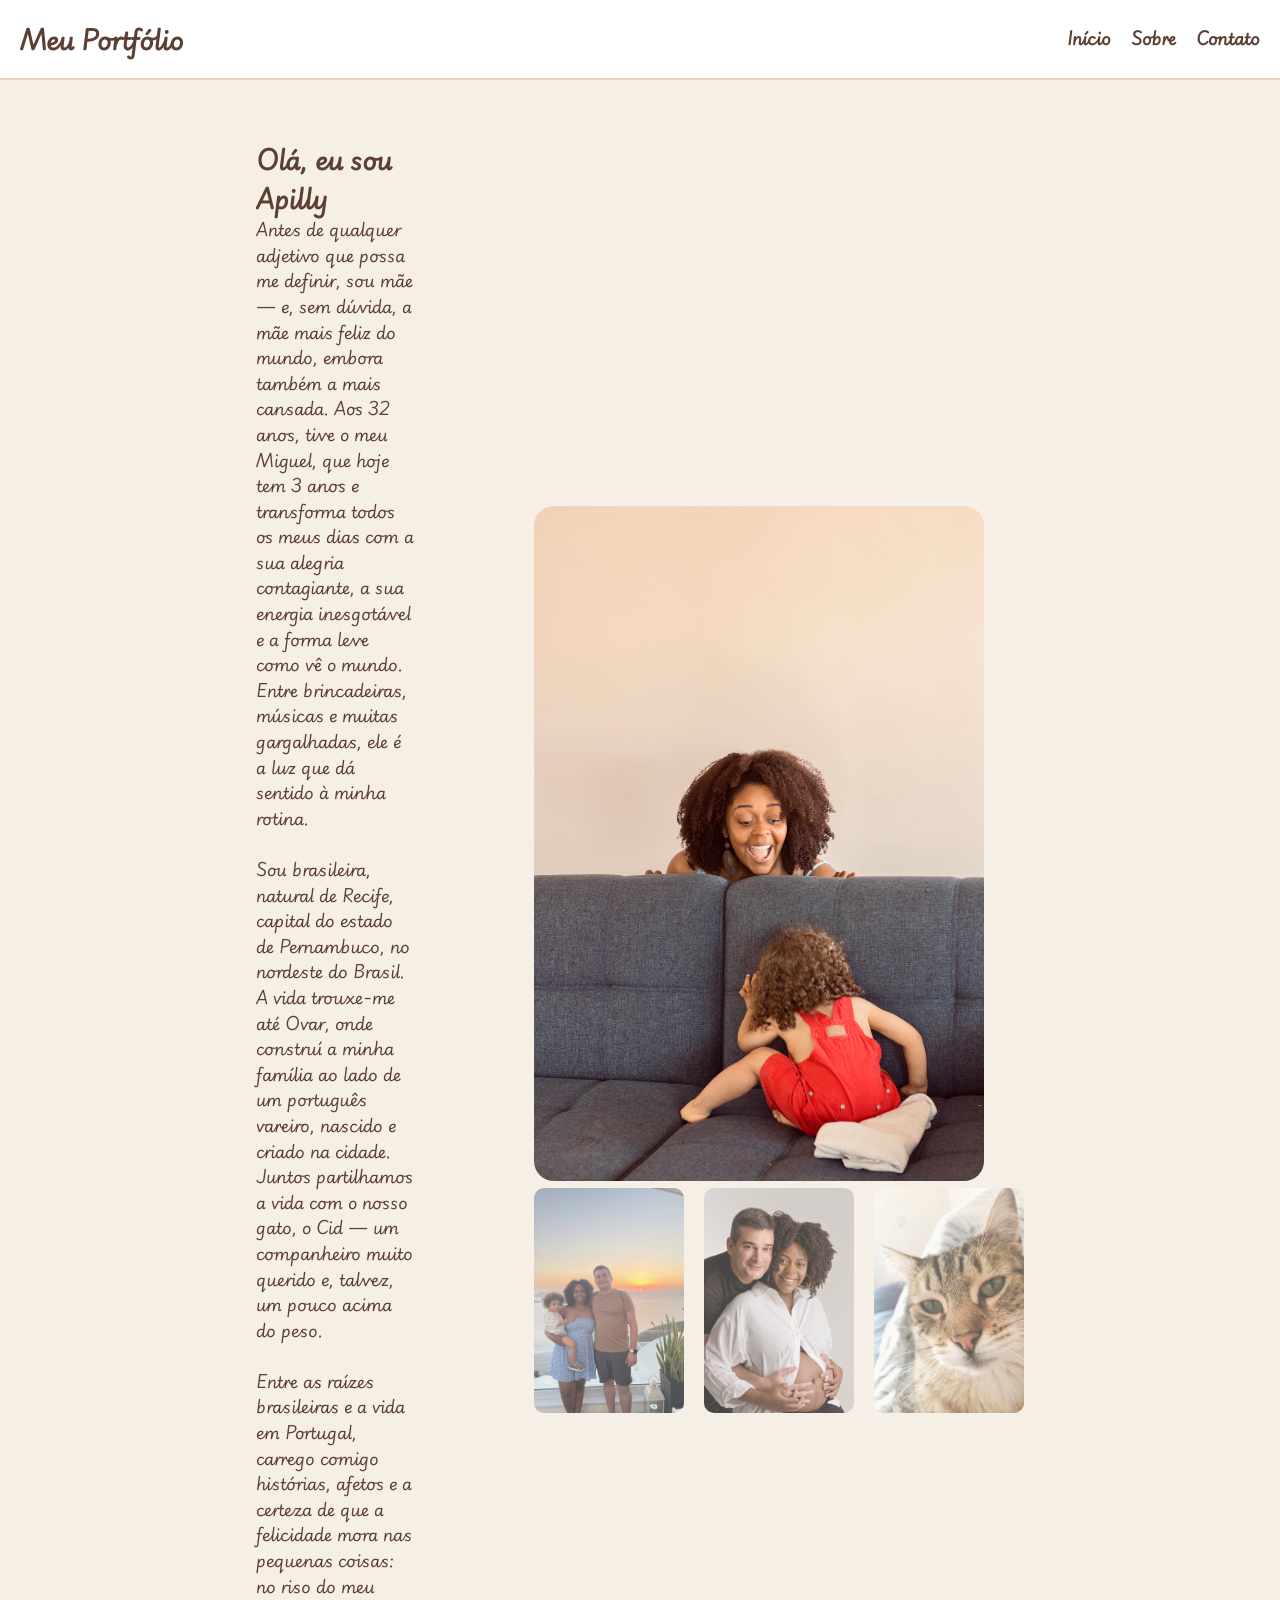
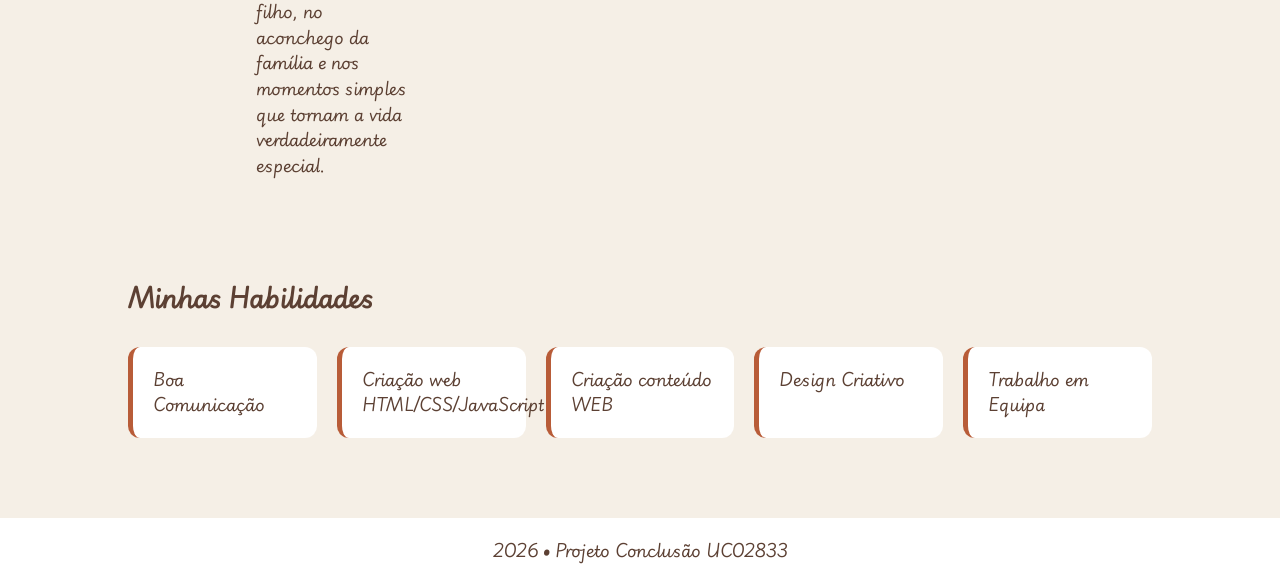
<file: index.html>
<!DOCTYPE html>
<html lang="en">
<head>
    <meta charset="UTF-8">
    <meta name="viewport" content="width=device-width, initial-scale=1.0">
    <title>Apilly Ribeiro - Sou eu!</title>
    <link rel="stylesheet" href="style.css">

</head>

<body>

    <header>
        <nav>
            <h1>Meu Portfólio</h1>

            <ul>
                <li><a href="index.html">Início</a></li>
                <li><a href="sobre.html">Sobre</a></li>
                <li><a href="contato.html">Contato</a></li>
            </ul>
        </nav>
    </header>
    <main>

        <section class="hero">
            <div class="hero-content">
                <h2>Olá, eu sou Apilly</h2>

                <p>
                Antes de qualquer adjetivo que possa me definir, sou mãe — e, sem dúvida, 
                a mãe mais feliz do mundo, embora também a mais cansada. 
                Aos 32 anos, tive o meu Miguel, que hoje tem 3 anos e transforma todos os 
                meus dias com a sua alegria contagiante, a sua energia inesgotável e a 
                forma leve como vê o mundo. Entre brincadeiras, músicas e muitas gargalhadas, 
                ele é a luz que dá sentido à minha rotina.
                <br>
                <br>
                Sou brasileira, natural de Recife, capital do estado de Pernambuco, 
                no nordeste do Brasil. A vida trouxe-me até Ovar, onde construí a minha família 
                ao lado de um português vareiro, nascido e criado na cidade. Juntos partilhamos 
                a vida com o nosso gato, o Cid — um companheiro muito querido e, talvez, um pouco acima do peso.
                <br>
                <br>
                Entre as raízes brasileiras e a vida em Portugal, carrego comigo histórias, 
                afetos e a certeza de que a felicidade mora nas pequenas coisas: no riso do meu 
                filho, no aconchego da família e nos momentos simples que tornam a vida 
                verdadeiramente especial.
                </p>
            </div>
<br>
            <div class="galeria secudaria">
            <img src="IMG_0094.jpg" alt="Foto Apilly e Miguel em 2024">

            <div class="galeria-secundaria">
            <img src="foto5.jpg" alt="1">
            <img src="foto6.jpg" alt="2">
            <img src="foto7.jpg" alt="3">
    </div>


        </section>






        <section class="skills">
            <h2>Minhas Habilidades</h2>

            <div id="lista-habilidades"></div>
        </section>

    </main>

    <footer>
        <p>2026 • Projeto Conclusão UC02833</p>
    </footer>

    <script src="script.js"></script>

</body>
</html>
</file>
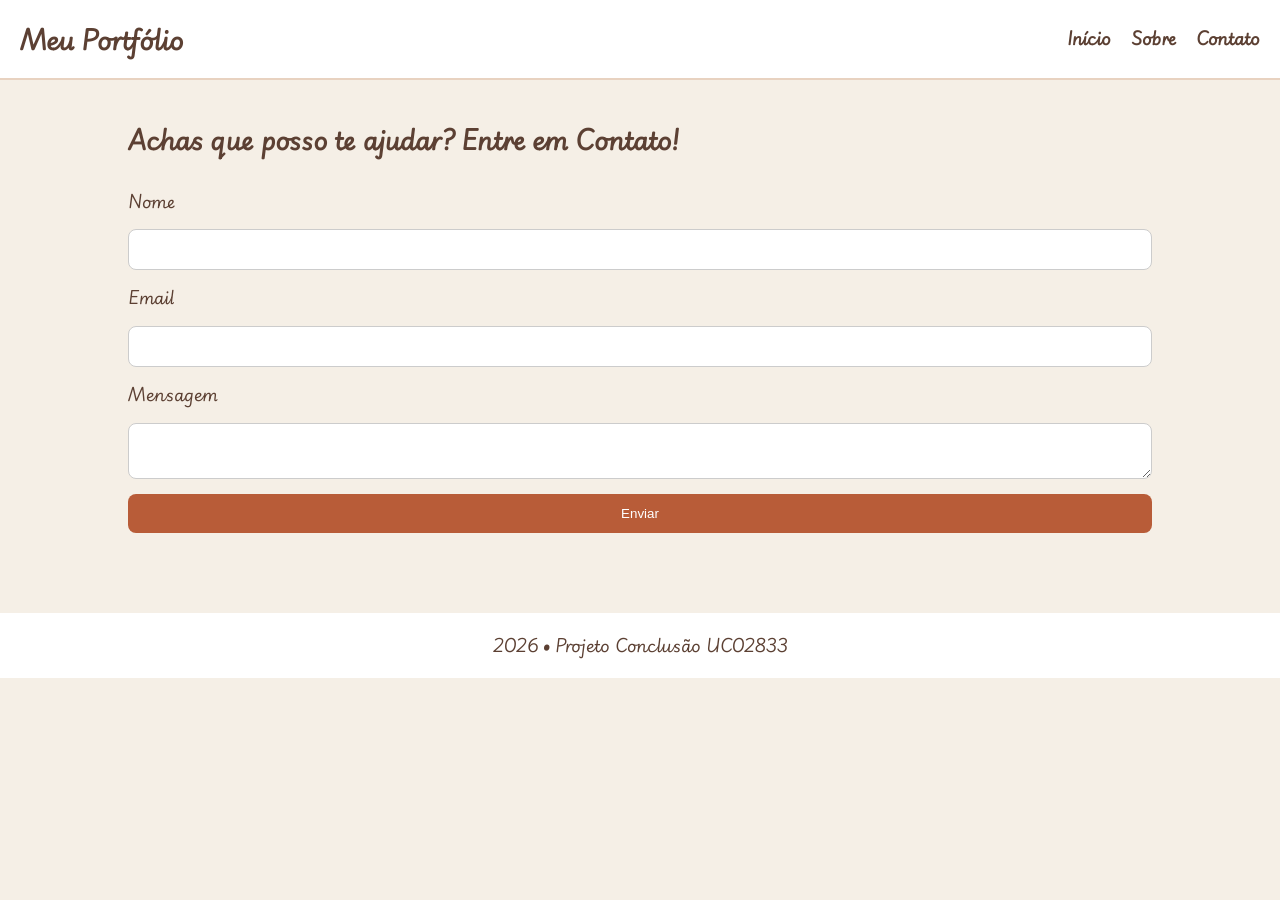
<file: contato.html>
<!DOCTYPE html>
<html lang="pt">
<head>
    <meta charset="UTF-8">
    <meta name="viewport" content="width=device-width, initial-scale=1.0">
    <title>Contato</title>

    <link rel="stylesheet" href="style.css">
</head>

<body>

<header>
    <nav>
        <h1>Meu Portfólio</h1>

        <ul>
            <li><a href="index.html">Início</a></li>
            <li><a href="sobre.html">Sobre</a></li>
            <li><a href="contato.html">Contato</a></li>
        </ul>
    </nav>
</header>

<main>

<section class="pagina">

    <h2>Achas que posso te ajudar? Entre em Contato!</h2>

    <form>

        <label for="nome">Nome</label>
        <input
            type="text"
            id="nome"
            required
            minlength="3"
        >

        <label for="email">Email</label>
        <input
            type="email"
            id="email"
            required
        >

        <label for="mensagem">Mensagem</label>

        <textarea
            id="mensagem"
            required
            minlength="10"
        ></textarea>

        <button type="submit">
            Enviar
        </button>

    </form>

</section>

</main>

<footer>
    <p>2026 • Projeto Conclusão UC02833</p>
</footer>

</body>
</html>
</file>
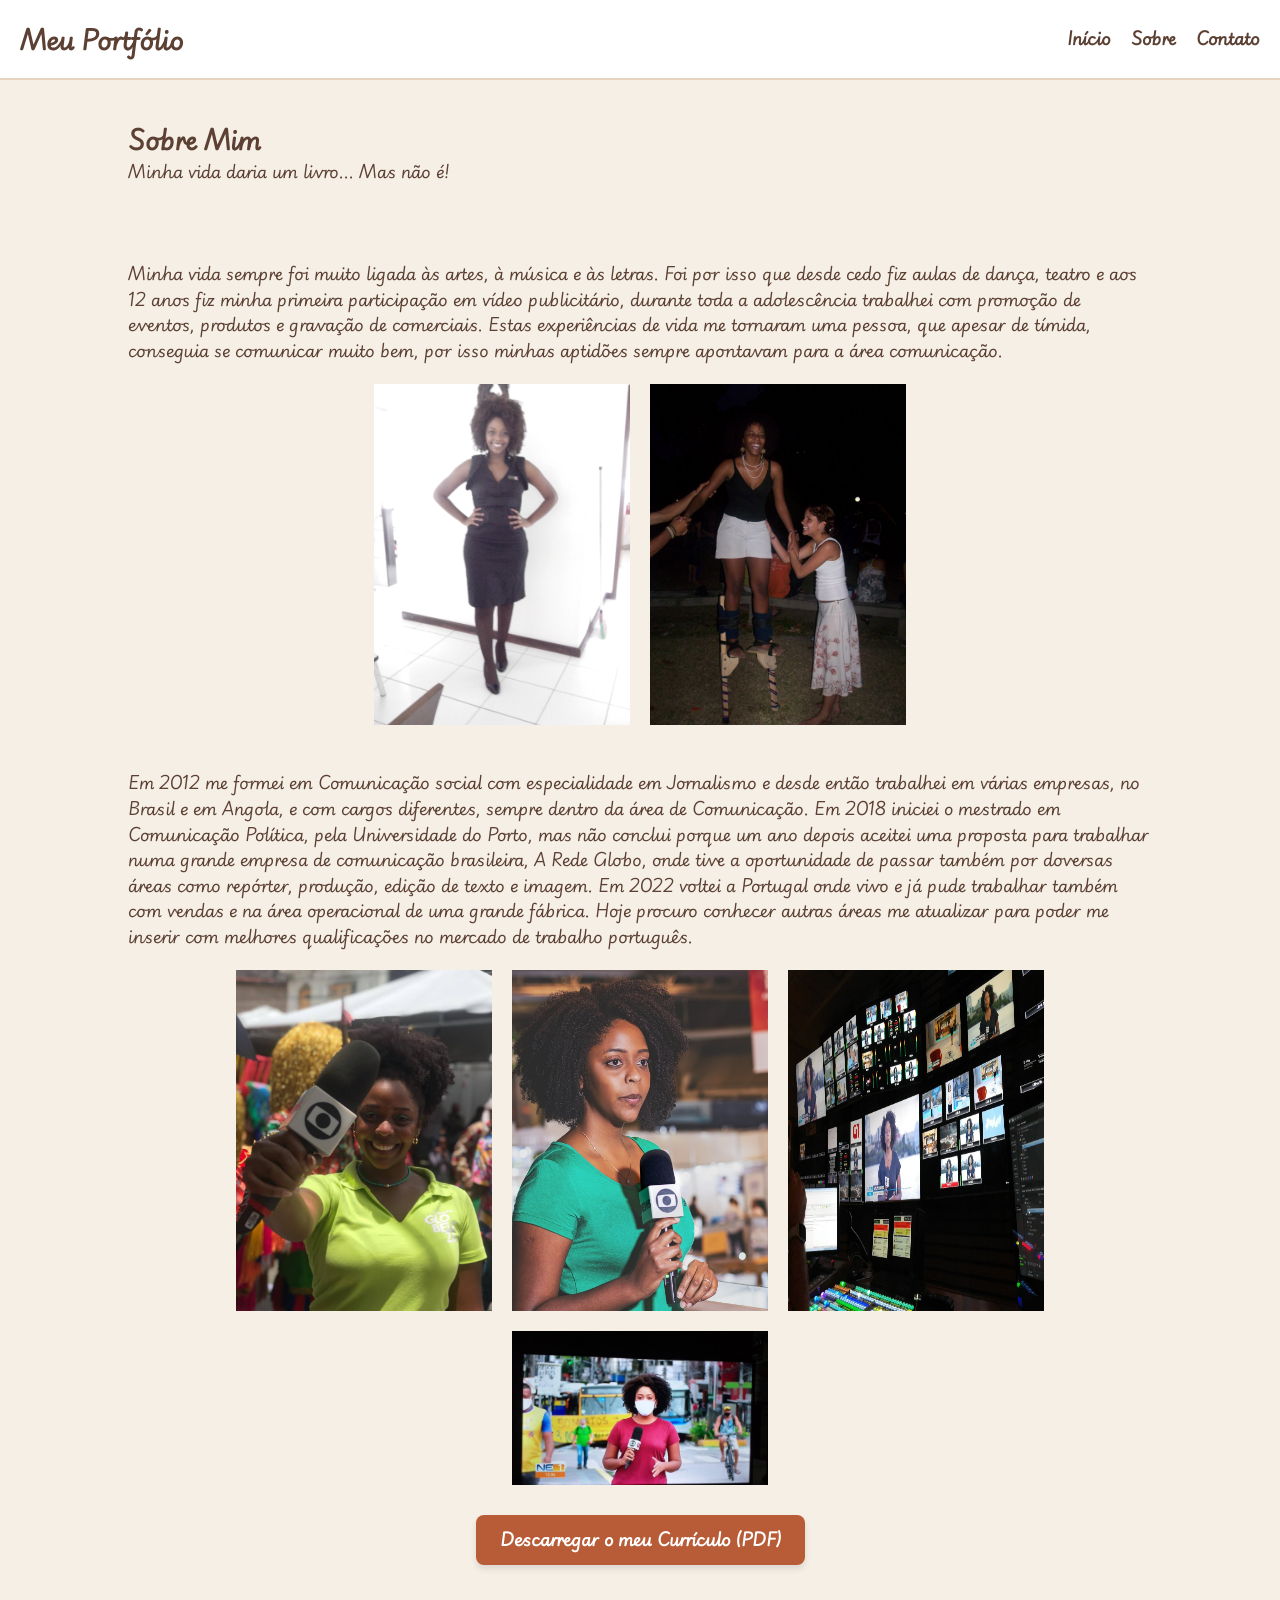
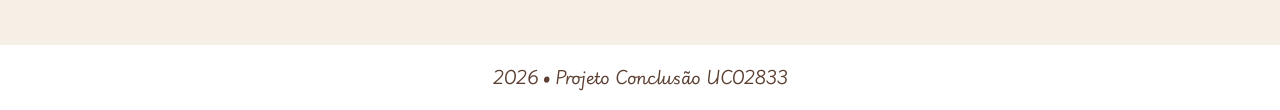
<file: sobre.html>
<!DOCTYPE html>
<html lang="pt">
<head>
    <meta charset="UTF-8">
    <meta name="viewport" content="width=device-width, initial-scale=1.0">
    <title>Sobre Mim</title>

    <link rel="stylesheet" href="style.css">
</head>

<body>

<header>
    <nav>
        <h1>Meu Portfólio</h1>

        <ul>
            <li><a href="index.html">Início</a></li>
            <li><a href="sobre.html">Sobre</a></li>
            <li><a href="contato.html">Contato</a></li>
        </ul>
    </nav>
</header>

<main>

    <section class="pagina">
        <h2>Sobre Mim</h2>

        <article>
            <p>
            Minha vida daria um livro... Mas não é! 
            </p>
<br>
<br>
<br>
            <p>
            Minha vida sempre foi muito ligada às artes, à música e às letras. 
            Foi por isso que desde cedo fiz aulas de dança, teatro e aos 12 anos fiz minha primeira participação em vídeo publicitário, 
            durante toda a adolescência trabalhei com promoção de eventos, produtos e gravação de comerciais.
            Estas experiências de vida me tornaram uma pessoa, que apesar de tímida, conseguia se comunicar muito bem, por isso minhas aptidões 
            sempre apontavam para a área comunicação.
            <br>
<div class="container-imagens">            

 <img src="footos15.jpg" alt="Apilly Promoção de eventos">    
 <img src="footos16.jpg" alt="Aula de arte circense">    
 </div>

 <br> 
            Em 2012 me formei em Comunicação social com especialidade em Jornalismo e desde então trabalhei em várias empresas, 
            no Brasil e em Angola, e com cargos diferentes, sempre dentro da área de Comunicação. 
            Em 2018 iniciei o mestrado em Comunicação Política, pela Universidade do Porto, mas não conclui porque um ano depois aceitei uma proposta para trabalhar numa grande empresa
            de comunicação brasileira, A Rede Globo, onde tive a oportunidade de passar também por doversas áreas como repórter, produção, edição de texto e imagem.
            Em 2022 voltei a Portugal onde vivo e já pude trabalhar também com vendas e na área operacional de uma grande fábrica. 
            Hoje procuro conhecer autras áreas me atualizar para poder me inserir com melhores qualificações no mercado de trabalho português.  
            </p>

<div class="container-imagens">
    <img src="foto 1.jpg" alt="em direto do cranaval">
    <img src="foto 2.jpg" alt="em direto notícia">
    <img src="foto 3.jpg" alt="durante a pandemia">
    <img src="foto 4.jpg" alt="durante a pandemia 2">

</div>

   <div class="container-botao">
    <a href="curriculo1.pdf" download class="btn-download">
        Descarregar o meu Currículo (PDF)
    </a>
</div>



        </article>
    </section>

 


</main>

<footer>
    <p>2026 • Projeto Conclusão UC02833</p>
</footer>

</body>
</html>
</file>
<file: style.css>
@font-face {
    font-family: 'Playwrite_GB_S';
    src: url(Playwrite_GB_S/PlaywriteGBS-Italic-VariableFont_wght.ttf) format('truetype'); /* Ajusta o caminho e a extensão se necessário */
    font-weight: normal;
    font-style: normal;
}


* {
    margin: 0;
    padding: 0;
    box-sizing: border-box;
}

body {
    font-family: 'Playwrite_GB_S', Arial, Helvetica, sans-serif;
    background-color: #F5EFE6;
    color: #5C4033;
    line-height: 1.6;
}

header {
    background-color: #FFFFFF;
    padding: 20px;
    border-bottom: 2px solid #E8D2C0;
}

nav {
    display: flex;
    justify-content: space-between;
    align-items: center;
}

nav ul {
    display: flex;
    gap: 20px;
    list-style: none;
}

nav a {
    text-decoration: none;
    color: #5C4033;
    font-weight: bold;
}

nav a:hover {
    color: #B85C38;
}

.hero {
    display: flex;
    align-items: center;
    justify-content: space-between;
    padding: 60px 20%;
    gap: 60px;
}
.hero-content {
    flex: 1;          /* Faz o texto ocupar todo o espaço disponível à esquerda */
    text-align: left; /* Garante que o texto está alinhado à esquerda */
}

.hero img {
    width: 450px;
    max-width: 100%;
    border-radius: 20px;
    object-fit: cover;
}

.galeria-secundaria {
    display: flex;
    justify-content: flex-start; /* Alinha as 3 fotos à esquerda, abaixo do texto */
    gap: 20px;
}

.galeria-secundaria img {
    width: 150px;
    border-radius: 10px;
    opacity: 0.7;
}

.skills,
.pagina {
    padding: 40px 10%;
}

#lista-habilidades {
    display: grid;
    grid-template-columns: repeat(auto-fit, minmax(180px, 1fr));
    gap: 20px;
    margin-top: 30px;
}

.container-imagens {
    display: flex;                /* Ativa o flexbox */
    justify-content: center;      /* Centraliza as imagens horizontalmente */
    gap: 20px;                    /* Cria espaço (gap) entre as imagens */
    margin: 20px 0;               /* Adiciona espaço acima e abaixo do bloco de imagens */
    flex-wrap: wrap;              /* Permite quebra de linha em telas pequenas (responsividade) */
}

.container-imagens img {
    max-width: 25%;              /* Garante que a imagem não ultrapasse o contêiner */
    height: auto;                 /* Mantém a proporção da imagem */
    width: 45%;                   /* Define que cada imagem ocupe aproximadamente metade */
}

.container-botao {
    width: 100%;
    display: flex;
    justify-content: center;
    align-items: center; 
    flex-basis: 100%;    /* Força o bloco a ocupar uma linha inteira sozinho */
    margin-top: 30px;
}

.btn-download {
    display: inline-flex;
    align-items: center;
    gap: 10px;
    background-color: #B85C38;
    color: white;
    text-decoration: none;
    padding: 12px 24px;
    border-radius: 8px;
    font-weight: bold;
    box-shadow: 0 4px 6px rgba(0, 0, 0, 0.1);
    transition: background-color 0.3s, transform 0.2s;
}

.btn-download:hover {
    background-color: #9E4A2B;
    transform: translateY(-2px);
}

.btn-download:active {
    transform: translateY(0);
}





.card {
    background-color: white;
    padding: 20px;
    border-left: 5px solid #B85C38;
    border-radius: 12px;
}

form {
    display: flex;
    flex-direction: column;
    gap: 15px;
    margin-top: 30px;
}

input,
textarea {
    padding: 12px;
    border: 1px solid #ccc;
    border-radius: 8px;
}

button {
    background-color: #B85C38;
    color: white;
    border: none;
    padding: 12px;
    border-radius: 8px;
    cursor: pointer;
}

button:hover {
    background-color: #9E4A2B;
}

footer {
    text-align: center;
    padding: 20px;
    background-color: white;
    margin-top: 40px;
}

/* RESPONSIVO */

@media (max-width: 768px) {

    nav {
        flex-direction: column;
        gap: 15px;
    }

    .hero {
        flex-direction: column;
        text-align: center;
    }

    .hero img {
        width: 200px;
    }
}
</file>
